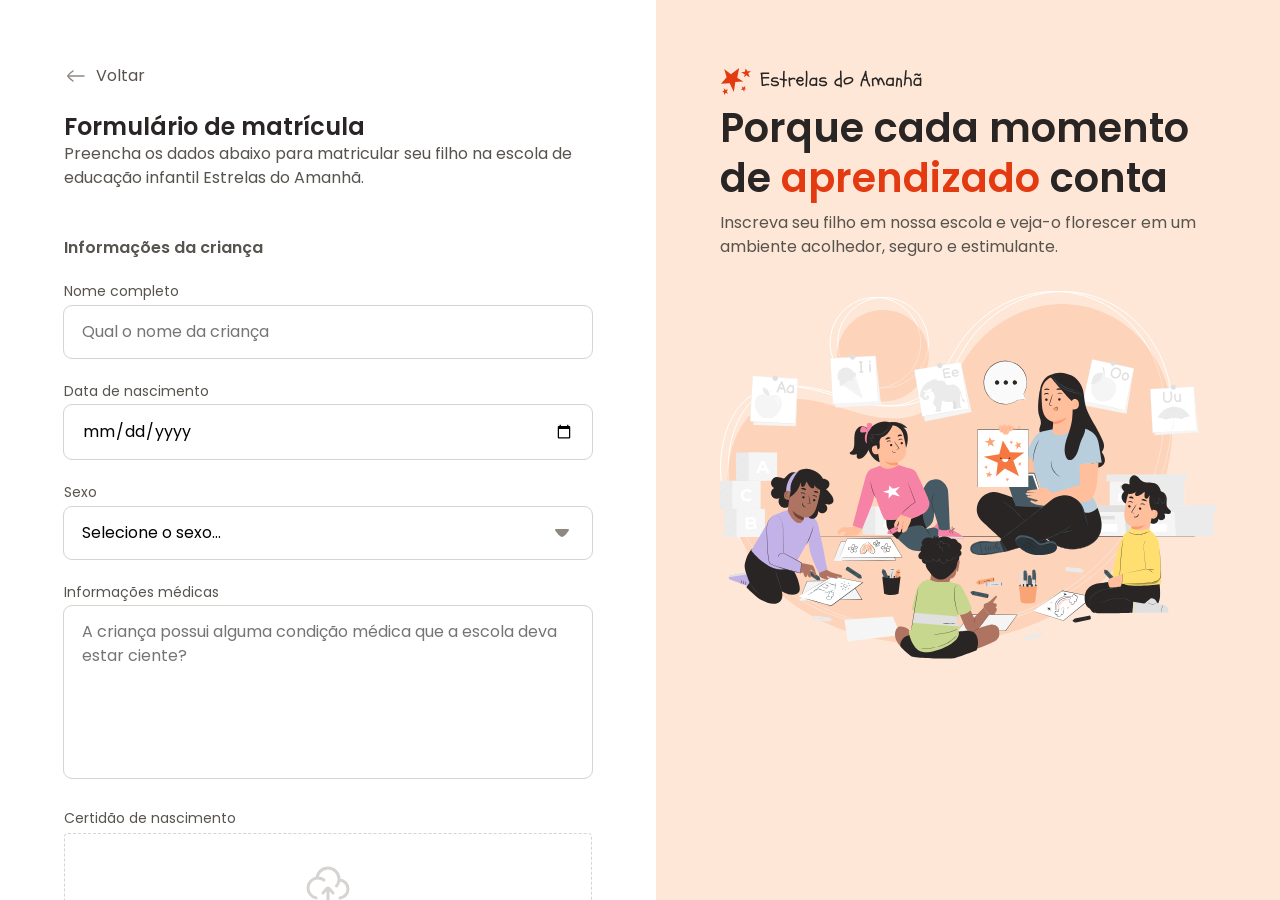
<file: index.html>
<!DOCTYPE html>
<html lang="pt-br">

<head>
  <link rel="preconnect" href="https://fonts.googleapis.com">
  <link rel="preconnect" href="https://fonts.gstatic.com" crossorigin>

  <meta charset="UTF-8">
  <meta name="viewport" content="width=device-width, initial-scale=1.0">
  <title>Estrelas do Amanhã</title>

  <link rel="stylesheet" href="styles/index.css">
  <link href="https://fonts.googleapis.com/css2?family=Poppins:ital,wght@0,100;0,200;0,300;0,400;0,500;0,600;0,700;0,800;0,900;1,100;1,200;1,300;1,400;1,500;1,600;1,700;1,800;1,900&display=swap" rel="stylesheet">
</head>

<body>
  <div id="app">
    <main>
      <div class="main-container">
        <div class="back">
          <img src="assets/icons/arrow-left-02.svg" alt="Ícone de Voltar">
          <span>Voltar</span>
        </div>

        <h1>Formulário de matrícula</h1>
        <p>Preencha os dados abaixo para matricular seu filho na escola de educação infantil Estrelas do Amanhã.</p>

        <form action="" method="post" enctype="multipart/form-data">
          <fieldset class="child-info">
            <legend>Informações da criança</legend>

            <div class="input-wrapper">
              <label for="fullname">
                Nome completo
              </label>
              <input 
                type="text" 
                name="fullname" 
                id="fullname"
                placeholder="Qual o nome da criança"
              >
            </div>

            <div class="input-wrapper">
              <label for="birth">
                Data de nascimento
              </label>
              <input 
                type="date"
                lang="pt-br" 
                name="birth" 
                id="birth"
                placeholder="Qual o nome da criança"
              >
            </div>

            <div class="select-wrapper">
              <label for="gender">Sexo</label>
              <select name="gender" id="gender">
                <option value="none" disabled selected>Selecione o sexo...</option>
                <option value="female">Feminino</option>
                <option value="male">Masculino</option>
                <option value="na">Prefiro não responder</option>
              </select>
            </div>

            <div class="textarea-wrapper">
              <label for="medical-info">Informações médicas</label>
              <textarea 
                name="medical-info" 
                id="medical-info"
                cols="30"
                rows="6" 
                placeholder="A criança possui alguma condição médica que a escola deva estar ciente?"
              ></textarea>
            </div>

            <div class="droparea-wrapper">
              <label for="birth-file">Certidão de nascimento</label>

              <div class="dropzone">
                <input type="file" id="birth-file" name="birth-file">
                <svg width="48" height="48" viewBox="0 0 48 48" fill="none" xmlns="http://www.w3.org/2000/svg">
                  <path d="M34.9552 18.0221C34.97 18.022 34.985 18.022 35 18.022C39.9706 18.022 44 22.0588 44 27.0386C44 31.6796 40.5 35.5016 36 36M34.9552 18.0221C34.9848 17.6921 35 17.3579 35 17.0202C35 10.9339 30.0752 6 24 6C18.2465 6 13.5247 10.4253 13.0408 16.0638M34.9552 18.0221C34.7506 20.2952 33.8572 22.3692 32.4856 24.033M13.0408 16.0638C7.96796 16.5475 4 20.8278 4 26.0366C4 30.8834 7.43552 34.9264 12 35.8546M13.0408 16.0638C13.3565 16.0337 13.6765 16.0183 14 16.0183C16.2516 16.0183 18.3295 16.7639 20.001 18.022" stroke="#D6D3D1" stroke-width="3" stroke-linecap="round" stroke-linejoin="round"/>
                  <path d="M24 26V42M24 26C22.5996 26 19.9831 29.9886 19 31M24 26C25.4004 26 28.017 29.9886 29 31" stroke="#D6D3D1" stroke-width="3" stroke-linecap="round" stroke-linejoin="round"/>
                </svg>

                <p>
                  Clique aqui para <br>
                  selecionar os arquivos
                </p>
              </div>
            </div>
          </fieldset>

          <fieldset class="address">
            <legend>Endereço residencial</legend>

            <div class="input-wrapper">
              <label for="cep">CEP</label>
              <input type="text" id="cep" name="cep">
            </div>

            <div class="flex">
              <div class="input-wrapper flex-2">
                <label for="street">Rua</label>
                <input type="text" id="street" name="street" value="Rua das Flores" disabled>
              </div>

              <div class="input-wrapper flex-1">
                <label for="number">Número</label>
                <input type="number" id="number" name="number">
              </div>
            </div>

            <div class="flex">
              <div class="input-wrapper flex-2">
                <label for="city">Cidade</label>
                <input type="text" id="city" name="city" value="São Paulo" disabled>
              </div>

              <div class="input-wrapper flex-1">
                <label for="state">Estado</label>
                <input type="text" id="state" name="state" value="SP" disabled>
              </div>
            </div>
          </fieldset>

          <fieldset class="guardian">
            <legend>
              Informações do responsável
            </legend>

            <div class="input-wrapper">
              <label for="guardian">Nome do responsável</label>
              <input type="text" id="guardian" name="guardian">
              <small>Principal responsável legal e contato de emergência</small>
            </div>

            <div class="input-wrapper">
              <label for="phone">Telefone</label>
              <input type="tel" id="phone" name="phone" placeholder="(10) 9 8765-4321">
            </div>

            <div class="input-wrapper">
              <label for="mail">Email</label>
              <input type="email" name="mail" id="mail" required>
              <div class="error">
                <img src="assets/icons/alert-circle.png" alt="">
                <span>Insira um e-mail válido</span>
              </div>
            </div>
          </fieldset>

          <fieldset class="enroll-options">
            <legend>
              Opções de matrícula
            </legend>

            <div class="input-wrapper">
              <label>Selecione o turno de estudo</label>

              <div class="radio-wrapper">
                <div class="radio-inner">
                  <div class="radio-image"></div>
                  <input type="radio" name="study-shift" value="morning" id="morning">
                  <img src="assets/icons/sun-cloud-02.svg" alt="">
                  <label for="morning">Manhã</label>
                </div>

                <div class="radio-inner">
                  <div class="radio-image"></div>
                  <input type="radio" name="study-shift" value="evening" id="evening">
                  <img src="assets/icons/sun-02.svg" alt="">
                  <label for="evening">Tarde</label>
                </div>
              </div>
            </div>

            <div class="input-wrapper">
              <label>Em qual esporte você gostaria de inscrever seu filho?</label>

              <div class="radio-wrapper">
                <div class="radio-inner">
                  <div class="radio-image"></div>
                  <input type="radio" name="sport" id="soccer">
                  <img src="assets/icons/football.svg" alt="">
                  <label for="soccer">Futebol</label>
                </div>

                <div class="radio-inner">
                  <div class="radio-image"></div>
                  <input type="radio" name="sport" id="basketball">
                  <img src="assets/icons/basketball-02.svg" alt="">
                  <label for="basketball">Basquete</label>
                </div>

                <div class="radio-inner">
                  <div class="radio-image"></div>
                  <input type="radio" name="sport" id="swimming">
                  <img src="assets/icons/swimming.svg" alt="">
                  <label for="swimming">Natação</label>
                </div>

                <div class="radio-inner">
                  <div class="radio-image"></div>
                  <input type="radio" name="sport" id="yoga">
                  <img src="assets/icons/yoga-02.svg" alt="">
                  <label for="yoga">Natação</label>
                </div>

                <div class="radio-inner">
                  <div class="radio-image"></div>
                  <input type="radio" name="sport" id="volleyball">
                  <img src="assets/icons/volleyball.svg" alt="">
                  <label for="volleyball">Volley</label>
                </div>

                <div class="radio-inner">
                  <div class="radio-image"></div>
                  <input type="radio" name="sport" id="boxing">
                  <img src="assets/icons/boxing-glove-01.svg" alt="">
                  <label for="boxing">Boxe</label>
                </div>
              </div>
            </div>
          </fieldset>

          <div class="terms-wrapper input-wrapper checkbox-wrapper">
            <div class="checkbox-image"></div>
            <input type="checkbox" name="terms" id="terms">
            <label for="terms">
              Declaro que li e concordo com os <strong>Termos e Condições</strong> e com a <strong>Política de Privacidade</strong> da escola Estrela do Amanhã. 
            </label>
          </div>

          <div class="actions-wrapper">
            <button class="btn-secondary" type="button">
              Salvar respostas
            </button>

            <button class="btn-primary" type="submit"> 
              Fazer matrícula
            </button>
          </div>

        </form>
      </div>
    </main>

    <aside>
      <div class="aside-container">
        <header>
          <img src="assets/logo.svg" alt="Logo Estrelas do Amanhã">
          <h2>Porque cada momento de
            <span>
              aprendizado
            </span> 
            conta
          </h2>
          <p>Inscreva seu filho em nossa escola e veja-o florescer em um ambiente acolhedor, seguro e estimulante.</p>
        </header>

        <img src="assets/Illustration.svg" alt="Ilustração de uma aula">
      </div>
    </aside>
  </div>
</body>
</html>
</file>
<file: styles/index.css>
@import url(global.css);
@import url(layout.css);
@import url(forms.css);
</file>
